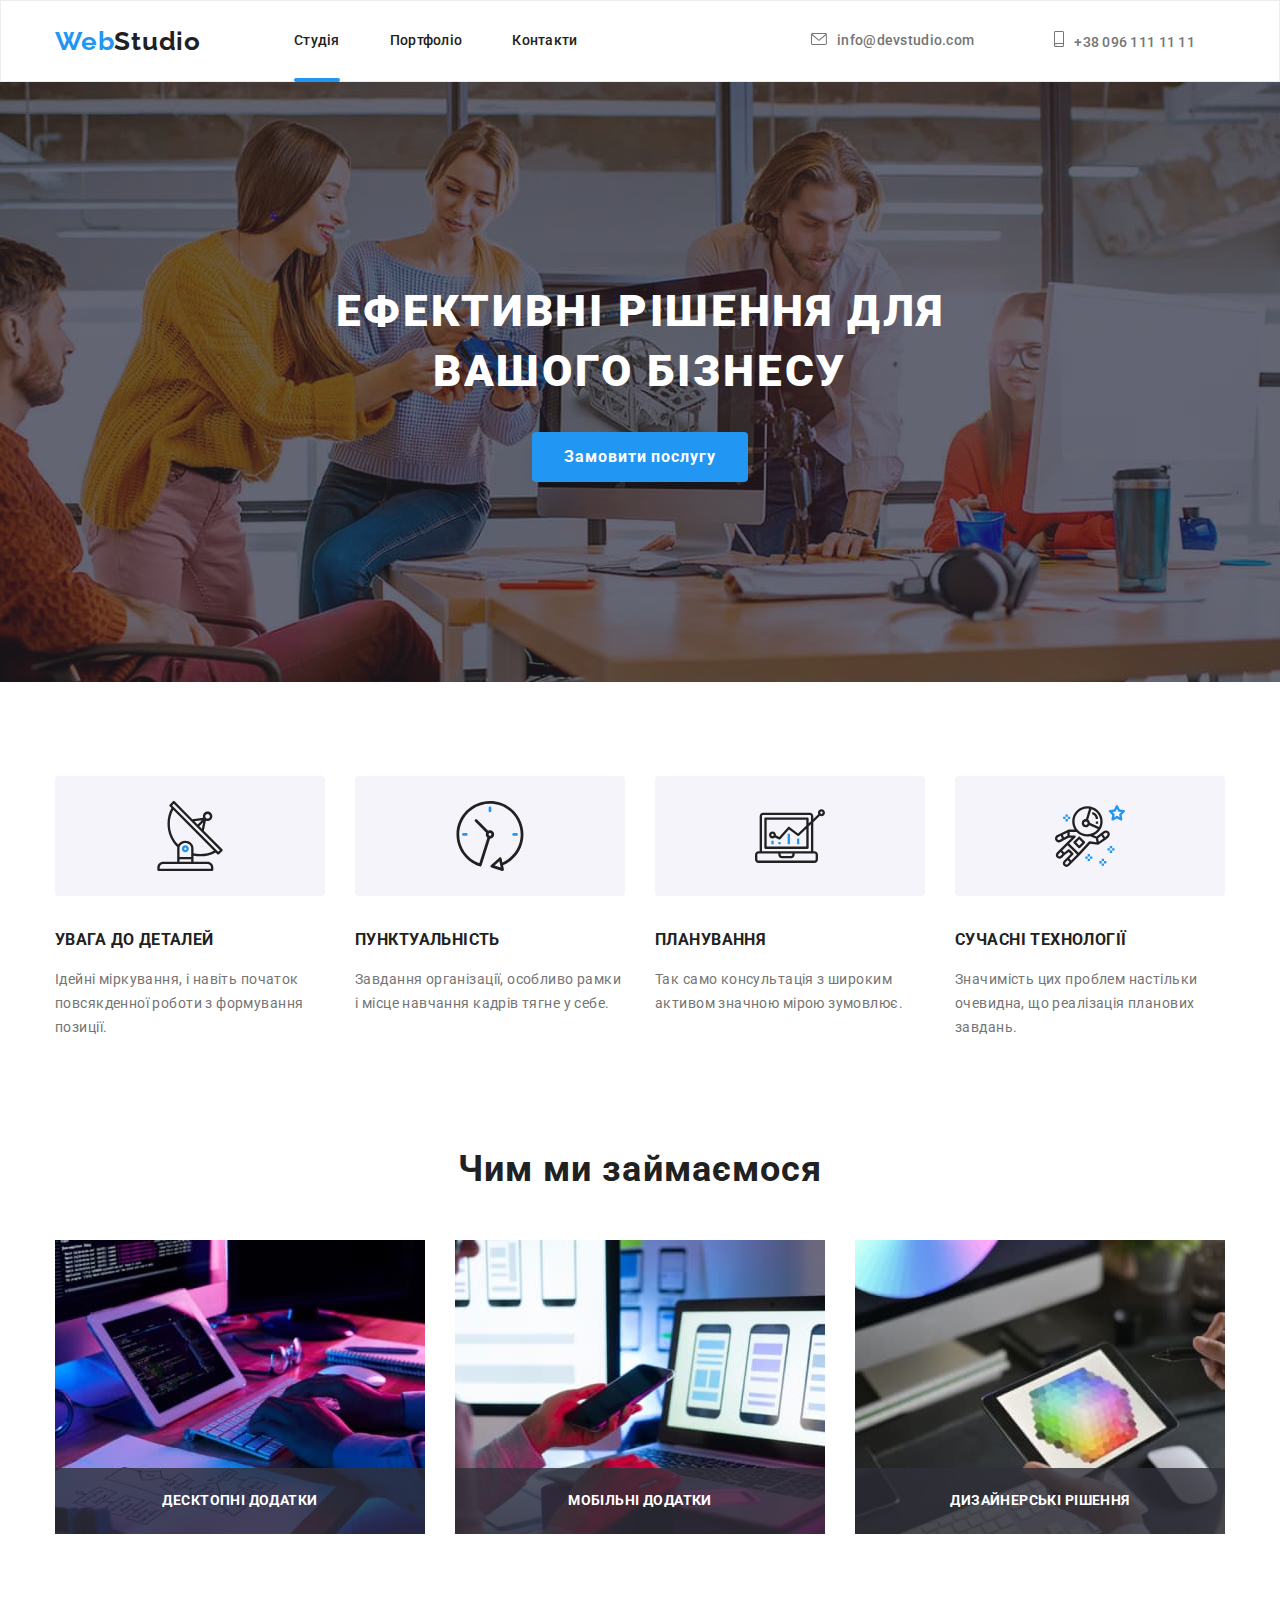
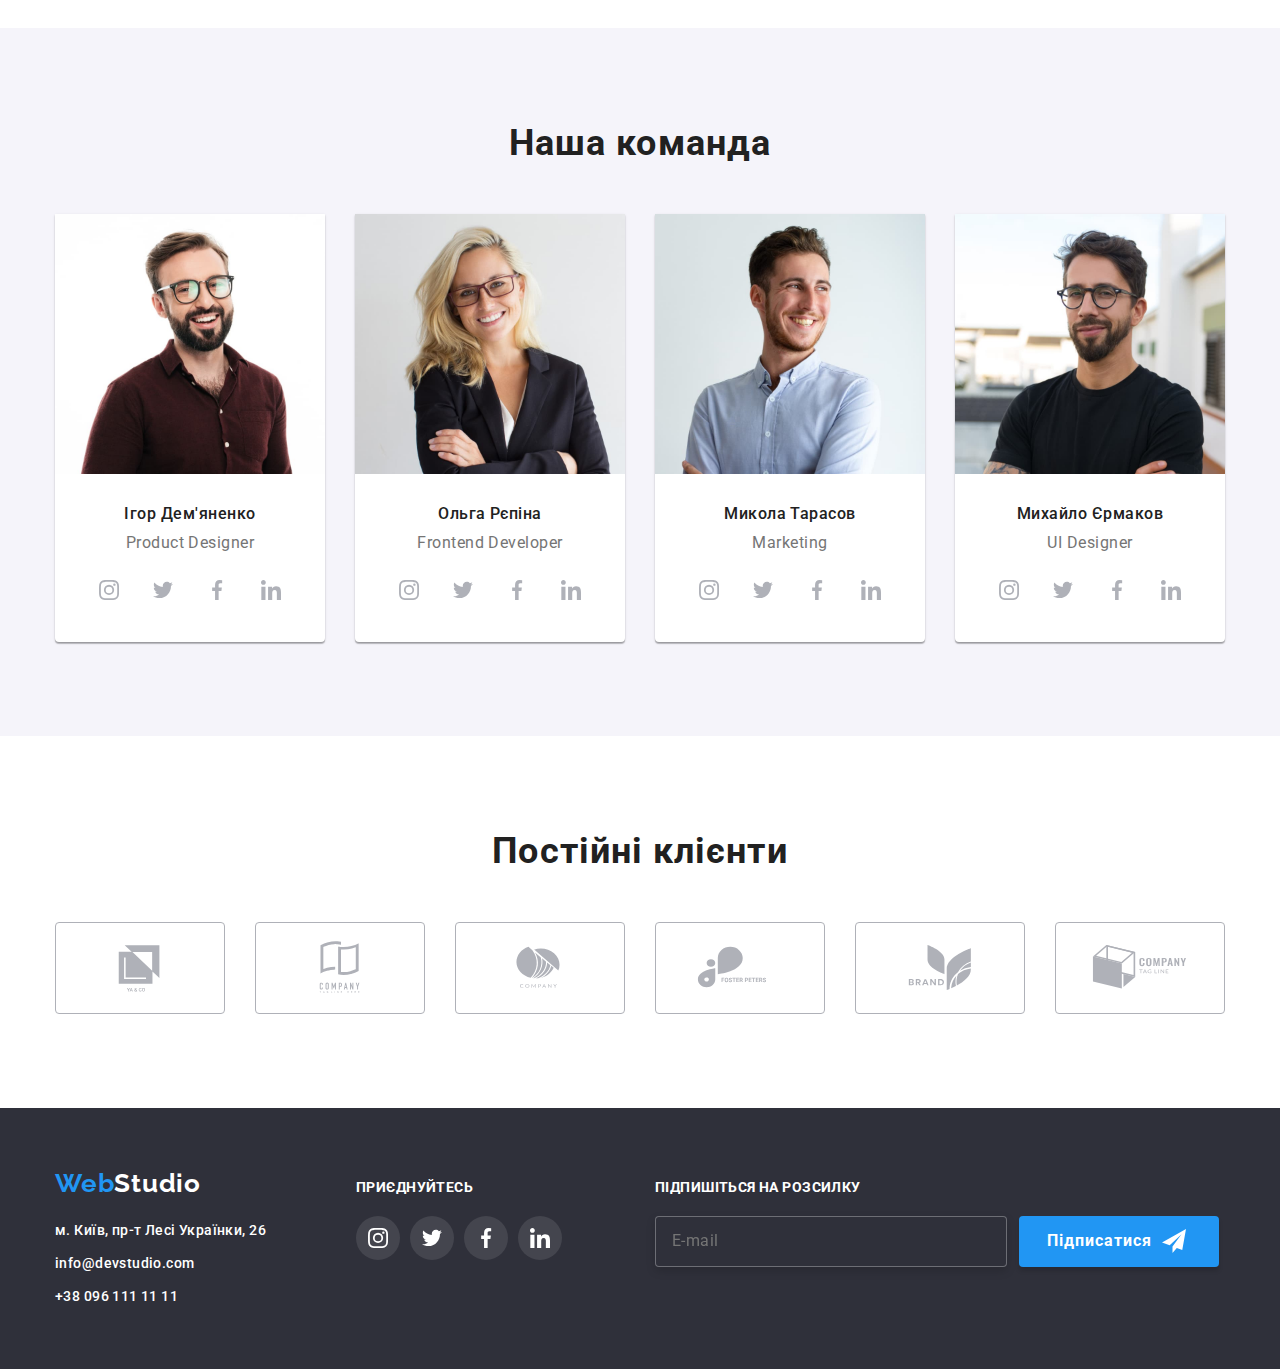
<file: index.html>
<!DOCTYPE html>
<html lang="en">

<head>
  <meta charset="UTF-8" />
  <meta http-equiv="X-UA-Compatible" content="IE=edge" />
  <meta name="viewport" content="width=he, initial-scale=1.0" />
  <title>WebStudio</title>
  <link rel="preconnect" href="https://fonts.googleapis.com" />
  <link rel="preconnect" href="https://fonts.gstatic.com" crossorigin />
  <link href="https://fonts.googleapis.com/css2?family=Raleway:wght@700&family=Roboto:wght@400;500;700;900&display=swap"
    rel="stylesheet" />
  <link rel="stylesheet"
    href="https://cdnjs.cloudflare.com/ajax/libs/modern-normalize/1.1.0/modern-normalize.min.css" />
  <link rel="stylesheet" href="./css/main.min.css" />
</head>

<body>
  <!--Шапка-->
  <header>
    <div class="container main">
      <nav class="main__nav">
        <a href="./index.html" class="main__logo">Web<span class="main__stydio">Studio</span> </a>
        <ul class="main__site">
          <li class="main__item"><a href="./index.html" class="main__link current">Студія</a></li>
          <li class="main__item"><a href="./portfolio.html" class="main__link">Портфоліо</a></li>
          <li class="main__item"><a href="#" class="main__link">Контакти</a></li>
        </ul>
      </nav>
      <ul class="main__contacts">
        <li class="main__contacts__item">
          <a href="mailto:info@devstudio.com" class="main__contact__link"><svg class="main__contacts__svg" width="16"
              height="12">
              <use href="./images/icons/icons.svg#icon-email"></use>
            </svg>info@devstudio.com</a>
        </li>
        <li class="main__contacts__item">
          <a href="tel:+380961111111" class="main__contact__link"><svg class="main__contacts__svg" width="10"
              height="16">
              <use href="./images/icons/icons.svg#icon-smartphone"></use>
            </svg>+38 096 111 11 11</a>
        </li>
      </ul>
    </div>
  </header>
  <!-- Контент -->
  <main>
    <!--Банер-->
    <section class="hero">
      <div class="container">
        <h1 class="hero__title">Ефективні рішення для вашого бізнесу</h1>
        <button class="hero__button pointer" data-modal-open type="button">Замовити послугу</button>
        <!-- Модальне вікно -->
        <div class="backdrop is-hidden" data-modal>
          <div class="modal">
            <button class="button-close pointer" data-modal-close><svg class="icon-close" width="18" height="18">
                <use href=" ./images/icons/icons.svg#icon-close"></use>
              </svg></button>
            <h2 class="form-name">Залиште свої дані, ми вам передзвонимо</h2>
            <form class="form-modal">
              <div class="form-field">
                <label for="name">Ім'я</label>
                <div>
                  <input class="modal-input" type="text" name="name" id="name">
                  <svg class="form-icon" width="18" height="18">
                    <use href="./images/icons/icons.svg#icon-persona"></use>
                  </svg>
                </div>
              </div>
              <div class="form-field">
                <label for="tel">Телефон</label>
                <div>
                  <input class="modal-input" type="tel" name="tel" id="tel">
                  <svg class="form-icon" width="18" height="18">
                    <use href="./images/icons/icons.svg#icon-phone2"></use>
                  </svg>
                </div>
              </div>
              <div class="form-field">
                <label for="email">Пошта</label>
                <div>
                  <input class="modal-input" type="email" name="email" id="email">
                  <svg class="form-icon" width="18" height="18">
                    <use href="./images/icons/icons.svg#icon-email2"></use>
                  </svg>
                </div>
              </div>
              <div class="form-comment">
                <label for="comment">Коментар</label>
                <textarea class="modal-input" name="comment" id="comment" cols="30" rows="10"
                  placeholder="Введіть текст"></textarea>
              </div>
              <div class="check check-line">
                <input class="visually-hidden" type="checkbox" name="checkbox" id="checkbox">
                <label class="checkbox" for="checkbox">
                  <span class="icon-wrapper">
                    <svg class="agree-icon" width="15" height="14">
                      <use href="./images/icons/icons.svg#icon-check"></use>
                    </svg>
                  </span>
                  <span class="pointer">Погоджуюся з розсилкою та приймаю <a href="#">Умови договору</a></span></label>
              </div>

              <button class="form-button pointer" type="submit">Відправити</button>

            </form>
          </div>
        </div>

      </div>
    </section>
    <!--Наші переваги-->
    <section class="section">
      <div class="container">
        <h2 class="visually-hidden">Наші переваги</h2>
        <ul class="section-list">
          <li class="item">
            <div class="icon">
              <svg class="icon-imeg">
                <use href="./images/icons/icons.svg#icon-antenna"></use>
              </svg>
            </div>
            <h3 class="title">УВАГА ДО ДЕТАЛЕЙ</h3>
            <p class="options">
              Ідейні міркування, і навіть початок повсякденної роботи з формування позиції.
            </p>
          </li>
          <li class="item">
            <div class="icon">
              <svg class="icon-imeg">
                <use href="./images/icons/icons.svg#icon-clock"></use>
              </svg>
            </div>
            <h3 class="title">ПУНКТУАЛЬНІСТЬ</h3>
            <p class="options">
              Завдання організації, особливо рамки і місце навчання кадрів тягне у себе.
            </p>
          </li>
          <li class="item">
            <div class="icon">
              <svg class="icon-imeg">
                <use href="./images/icons/icons.svg#icon-diagram"></use>
              </svg>
            </div>
            <h3 class="title">ПЛАНУВАННЯ</h3>
            <p class="options">Так само консультація з широким активом значною мірою зумовлює.</p>
          </li>
          <li class="item">
            <div class="icon">
              <svg class="icon-imeg">
                <use href="./images/icons/icons.svg#icon-astronaut"></use>
              </svg>
            </div>
            <h3 class="title">СУЧАСНІ ТЕХНОЛОГІЇ</h3>
            <p class="options">
              Значимість цих проблем настільки очевидна, що реалізація планових завдань.
            </p>
          </li>
        </ul>
      </div>
    </section>
    <!--Чим ми займаємося-->
    <section class="work container">
      <h2 class="work__title">Чим ми займаємося</h2>
      <ul class="work__list">
        <li class="work__item">
          <div class="work__img">
            <img src="./images/box/box-1.jpg" alt="Десктопні додатки" width="370" />
            <h3 class="work__name">Десктопні додатки</h3>
          </div>
        </li>
        <li class="work__item">
          <div class="work__img">
            <img src="./images/box/box-2.jpg" alt="Мобільні додатки" width="370" />
            <h3 class="work__name">Мобільні додатки</h3>
          </div>
        </li>
        <li class="work__item">
          <div class="work__img">
            <img src="./images/box/box-3.jpg" alt="Дизайнерські рішення" width="370" />
            <h3 class="work__name">Дизайнерські рішення</h3>
          </div>
        </li>
      </ul>
    </section>
    <!--Наша команда-->
    <section class="section command">
      <div class="container">
        <h2 class="command__title">Наша команда</h2>
        <ul class="command__list">
          <li class="command__item">
            <img src="./images/foto/foto-1.jpg" alt="Ігор Дем'яненко" width="300" />
            <div class="command__content">
              <h3 class="command__surname__title">Ігор Дем'яненко</h3>
              <p class="command__position">Product Designer</p>
            </div>
            <ul class="social__icons">
              <li><a class="social__link" href="#"><svg class="social__svg" width="20" height="20">
                    <use href=" ./images/icons/icons.svg#icon-instagram"></use>
                  </svg>
                </a></li>
              <li><a class="social__link" href="#"><svg class="social__svg" width="20" height="20">
                    <use href="./images/icons/icons.svg#icon-twitter"></use>
                  </svg></a></li>
              <li><a class="social__link" href="#">
                  <svg class="social__svg" width="20" height="20">
                    <use href="./images/icons/icons.svg#icon-facebook"></use>
                  </svg>
                </a></li>
              <li><a class="social__link" href="#"><svg class="social__svg" width="20" height="20">
                    <use href="./images/icons/icons.svg#icon-linkedin"></use>
                  </svg></a></li>
            </ul>
          </li>
          <li class="command__item">
            <img src="./images/foto/foto-2.jpg" alt="Ольга Рєпіна" width="300" />
            <div class="command__content">
              <h3 class="command__surname__title">Ольга Рєпіна</h3>
              <p class="command__position">Frontend Developer</p>
            </div>
            <ul class="social__icons">
              <li><a class="social__link" href="#"><svg class="social__svg" width="20" height="20">
                    <use href=" ./images/icons/icons.svg#icon-instagram"></use>
                  </svg>
                </a></li>
              <li><a class="social__link" href="#"><svg class="social__svg" width="20" height="20">
                    <use href="./images/icons/icons.svg#icon-twitter"></use>
                  </svg></a></li>
              <li><a class="social__link" href="#">
                  <svg class="social__svg" width="20" height="20">
                    <use href="./images/icons/icons.svg#icon-facebook"></use>
                  </svg>
                </a></li>
              <li><a class="social__link" href="#"><svg class="social__svg" width="20" height="20">
                    <use href="./images/icons/icons.svg#icon-linkedin"></use>
                  </svg></a></li>
            </ul>
          </li>
          <li class="command__item">
            <img src="./images/foto/foto-3.jpg" alt="Микола Тарасов" width="300" />
            <div class="command__content">
              <h3 class="command__surname__title">Микола Тарасов</h3>
              <p class="command__position">Marketing</p>
            </div>
            <ul class="social__icons">
              <li>
                <a class="social__link" href="#">
                  <svg class="social__svg" width="20" height="20">
                    <use href=" ./images/icons/icons.svg#icon-instagram"></use>
                  </svg>
                </a>
              </li>
              <li><a class="social__link" href="#"><svg class="social__svg" width="20" height="20">
                    <use href="./images/icons/icons.svg#icon-twitter"></use>
                  </svg></a></li>
              <li><a class="social__link" href="#">
                  <svg class="social__svg" width="20" height="20">
                    <use href="./images/icons/icons.svg#icon-facebook"></use>
                  </svg>
                </a></li>
              <li><a class="social__link" href="#"><svg class="social__svg" width="20" height="20">
                    <use href="./images/icons/icons.svg#icon-linkedin"></use>
                  </svg></a></li>
            </ul>
          </li>
          <li class="command__item">
            <img src="./images/foto/foto-4.jpg" alt="Михайло Єрмаков" width="300" />
            <div class="command__content">
              <h3 class="command__surname__title">Михайло Єрмаков</h3>
              <p class="command__position">UI Designer</p>
            </div>
            <ul class="social__icons">
              <li><a class="social__link" href="#"><svg class="social__svg" width="20" height="20">
                    <use href=" ./images/icons/icons.svg#icon-instagram"></use>
                  </svg>
                </a></li>
              <li><a class="social__link" href="#"><svg class="social__svg" width="20" height="20">
                    <use href="./images/icons/icons.svg#icon-twitter"></use>
                  </svg></a></li>
              <li><a class="social__link" href="#">
                  <svg class="social__svg" width="20" height="20">
                    <use href="./images/icons/icons.svg#icon-facebook"></use>
                  </svg>
                </a></li>
              <li><a class="social__link" href="#"><svg class="social__svg" width="20" height="20">
                    <use href="./images/icons/icons.svg#icon-linkedin"></use>
                  </svg></a></li>
            </ul>
          </li>
        </ul>
      </div>
    </section>
    <!-- Постійні клієнти -->
    <section class="container">
      <div class="section">
        <h2 class="client">Постійні клієнти</h2>
        <ul class="client__icons">
          <li>
            <a class="client__link" href="#">
              <svg class="client__svg">
                <use href="./images/icons/icons.svg#icon-group1"></use>
              </svg>
            </a>
          </li>
          <li>
            <a class="client__link" href="#">
              <svg class="client__svg">
                <use href="./images/icons/icons.svg#icon-group2"></use>
              </svg>
            </a>
          </li>
          <li>
            <a class="client__link" href="#">
              <svg class="client__svg">
                <use href="./images/icons/icons.svg#icon-group3"></use>
              </svg>
            </a>
          </li>
          <li>
            <a class="client__link" href="#">
              <svg class="client__svg">
                <use href="./images/icons/icons.svg#icon-group4"></use>
              </svg>
            </a>
          </li>
          <li>
            <a class="client__link" href="#">
              <svg class="client__svg">
                <use href="./images/icons/icons.svg#icon-group5"></use>
              </svg>
            </a>
          </li>
          <li>
            <a class="client__link" href="#">
              <svg class="client__svg">
                <use href="./images/icons/icons.svg#icon-group6"></use>
              </svg>
            </a>
          </li>
        </ul>
      </div>
    </section>
  </main>
  <!--Підвал-->
  <footer>
    <div class="container">
      <div class="box__footer">
        <div>
          <a href="./index.html" class="footer__logo">Web<span class="footer__stydio">Studio<span></a>
          <address>
            <ul class="footer__address__nav">
              <li class="footer__addres__https">
                <a href="https://goo.gl/maps/YAiDTw7QHnEAMbG56" target="_blank" rel="noopener noreferrer nofollow"
                  class="footer__address__link">м.
                  Київ, пр-т Лесі Українки, 26</a>
              </li>
              <li class="footer__address__mail">
                <a href="mailto:info@devstudio.com" class="footer__address__link">info@devstudio.com</a>
              </li>
              <li class="footer__address__tel">
                <a href="tel:+380961111111" class="footer__address__link">+38 096 111 11 11</a>
              </li>
            </ul>
          </address>
        </div>
        <div class="footer__box__social">
          <h2 class="footer__box__name">приєднуйтесь</h2>
          <ul class="footer__social__icons">
            <li><a class="footer__social__link" href="#"><svg class="footer__icon__social" width="20" height="20">
                  <use href=" ./images/icons/icons.svg#icon-instagram"></use>
                </svg>
              </a></li>
            <li><a class="footer__social__link" href="#"><svg class="footer__icon__social" width="20" height="20">
                  <use href="./images/icons/icons.svg#icon-twitter"></use>
                </svg></a></li>
            <li><a class="footer__social__link" href="#">
                <svg class="footer__icon__social" width="20" height="20">
                  <use href="./images/icons/icons.svg#icon-facebook"></use>
                </svg>
              </a></li>
            <li><a class="footer__social__link" href="#"><svg class="footer__icon__social" width="20" height="20">
                  <use href="./images/icons/icons.svg#icon-linkedin"></use>
                </svg></a></li>
          </ul>
        </div>
        <!-- Форма в футері -->
        <div class="footer__box__form">
          <h2 class="form__item">Підпишіться на розсилку</h2>
          <form class="form__name">
            <label for="mail"></label>
            <input class="form__label" type="email" name="mail" id="mail" placeholder="E-mail">
            <button type="submit" class="form__button pointer">Підписатися
              <svg class="form__icon">
                <use href="./images/icons/icons.svg#icon-send"></use>
              </svg>
            </button>
          </form>
        </div>
      </div>
    </div>
  </footer>
  <script src="./js/modal.js"></script>
</body>

</html>
</file>
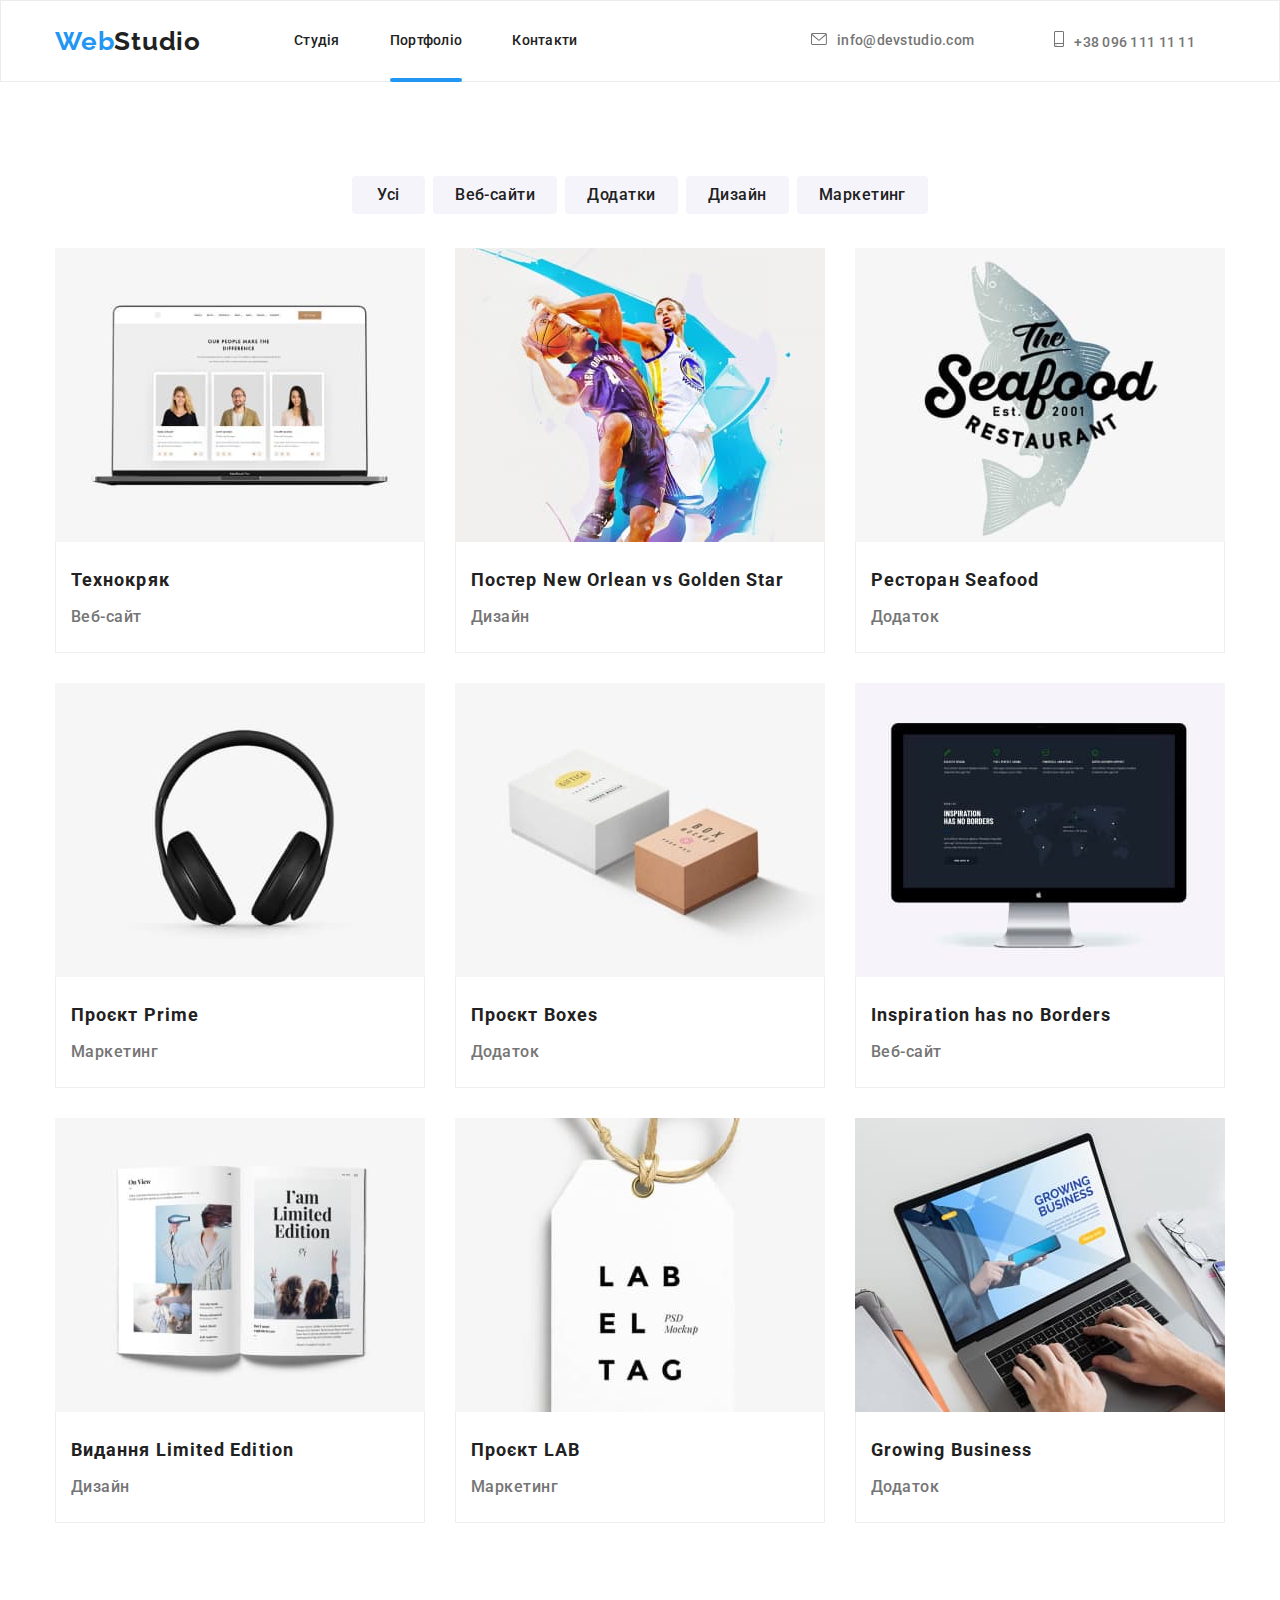
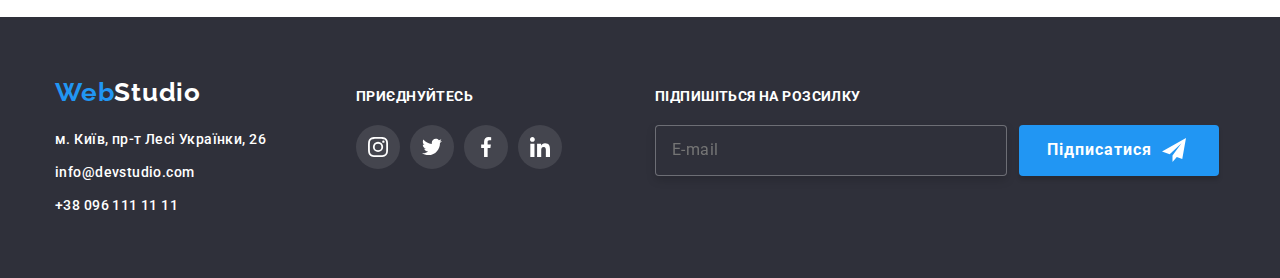
<file: portfolio.html>
<!DOCTYPE html>
<html lang="en">

<head>
  <meta charset="UTF-8" />
  <meta http-equiv="X-UA-Compatible" content="IE=edge" />
  <meta name="viewport" content="width=he, initial-scale=1.0" />
  <title>WebStudio</title>
  <link rel="preconnect" href="https://fonts.googleapis.com" />
  <link rel="preconnect" href="https://fonts.gstatic.com" crossorigin />
  <link href="https://fonts.googleapis.com/css2?family=Raleway:wght@700&family=Roboto:wght@400;500;700;900&display=swap"
    rel="stylesheet" />
  <link rel="stylesheet"
    href="https://cdnjs.cloudflare.com/ajax/libs/modern-normalize/1.1.0/modern-normalize.min.css" />
  <link rel="stylesheet" href="./css/main.min.css" />
</head>

<body>
  <!--Шапка-->
  <header>
    <div class="container main">
      <nav class="main__nav">
        <a href="./index.html" class="main__logo">Web<span class="main__stydio">Studio</span> </a>
        <ul class="main__site">
          <li class="main__item"><a href="./index.html" class="main__link">Студія</a></li>
          <li class="main__item"><a href="./portfolio.html" class="main__link current">Портфоліо</a></li>
          <li class="main__item"><a href="#" class="main__link">Контакти</a></li>
        </ul>
      </nav>
      <ul class="main__contacts">
        <li class="main__contacts__item">
          <a href="mailto:info@devstudio.com" class="main__contact__link"><svg class="main__contacts__svg" width="16"
              height="12">
              <use href="./images/icons/icons.svg#icon-email"></use>
            </svg>info@devstudio.com</a>
        </li>
        <li class="main__contacts__item">
          <a href="tel:+380961111111" class="main__contact__link"><svg class="main__contacts__svg" width="10"
              height="16">
              <use href="./images/icons/icons.svg#icon-smartphone"></use>
            </svg>+38 096 111 11 11</a>
        </li>
      </ul>
    </div>
  </header>

  <!-- Контент -->
  <main>
    <section class="portfolio container">
      <h1 class="visually-hidden">Портфоліо</h1>
      <ul class="portfolio__button">
        <li><button class="button pointer" type="button">Усі</button></li>
        <li><button class="button pointer" type="button">Веб-сайти</button></li>
        <li><button class="button pointer" type="button">Додатки</button></li>
        <li><button class="button pointer" type="button">Дизайн</button></li>
        <li><button class="button pointer" type="button">Маркетинг</button></li>
      </ul>
      <ul class="flex__container">
        <li class="portfolio__element">
          <a class="portfolio__item" href="#">
            <div class="portfolio__item__box">
              <img src="./images/project/project-1.jpg" alt="Технокряк" width="370" />
              <div class="portfolio__overlay">
                <p class="portfolio__item__link">Ресурс пропонує комплексні пропозиції з різним рівнем функціоналу та
                  сервісів. Все це дозволить відвідувачу отримати
                  вичерпні відомості про компанію чи приватну особу.
                </p>
              </div>
            </div>
            <div class="section__portfolio">
              <h2 class="portfolio__title">Технокряк</h2>
              <p class="portfolio__name">Веб-сайт</p>
            </div>
          </a>
        </li>
        <li class="portfolio__element">
          <a class="portfolio__item" href="#">
            <div class="portfolio__item__box">
              <img src="./images/project/project-2.jpg" alt="Технокряк" width="370" />
              <div class="portfolio__overlay">
                <p class="portfolio__item__link">Ресурс пропонує комплексні пропозиції з різним рівнем функціоналу та
                  сервісів. Все це дозволить відвідувачу отримати
                  вичерпні відомості про компанію чи приватну особу.
                </p>
              </div>
            </div>
            <div class="section__portfolio">
              <h2 class="portfolio__title">Постер New Orlean vs Golden Star</h2>
              <p class="portfolio__name">Дизайн</p>
            </div>
          </a>
        </li>
        <li class="portfolio__element">
          <a class="portfolio__item" href="#">
            <div class="portfolio__item__box">
              <img src="./images/project/project-3.jpg" alt="Технокряк" width="370" />
              <div class="portfolio__overlay">
                <p class="portfolio__item__link">Ресурс пропонує комплексні пропозиції з різним рівнем функціоналу та
                  сервісів. Все це дозволить відвідувачу отримати
                  вичерпні відомості про компанію чи приватну особу.
                </p>
              </div>
            </div>
            <div class="section__portfolio">
              <h2 class="portfolio__title">Ресторан Seafood</h2>
              <p class="portfolio__name">Додаток</p>
            </div>
          </a>
        </li>
        <li class="portfolio__element">
          <a class="portfolio__item" href="#">
            <div class="portfolio__item__box">
              <img src="./images/project/project-4.jpg" alt="Технокряк" width="370" />
              <div class="portfolio__overlay">
                <p class="portfolio__item__link">Ресурс пропонує комплексні пропозиції з різним рівнем функціоналу та
                  сервісів. Все це дозволить відвідувачу отримати
                  вичерпні відомості про компанію чи приватну особу.
                </p>
              </div>
            </div>
            <div class="section__portfolio">
              <h2 class="portfolio__title">Проєкт Prime</h2>
              <p class="portfolio__name">Маркетинг</p>
            </div>
          </a>
        </li>
        <li class="portfolio__element">
          <a class="portfolio__item" href="#">
            <div class="portfolio__item__box">
              <img src="./images/project/project-5.jpg" alt="Технокряк" width="370" />
              <div class="portfolio__overlay">
                <p class="portfolio__item__link">Ресурс пропонує комплексні пропозиції з різним рівнем функціоналу та
                  сервісів. Все це дозволить відвідувачу отримати
                  вичерпні відомості про компанію чи приватну особу.
                </p>
              </div>
            </div>
            <div class="section__portfolio">
              <h2 class="portfolio__title">Проєкт Boxes</h2>
              <p class="portfolio__name">Додаток</p>
            </div>
          </a>
        </li>
        <li class="portfolio__element">
          <a class="portfolio__item" href="#">
            <div class="portfolio__item__box">
              <img src="./images/project/project-6.jpg" alt="Технокряк" width="370" />
              <div class="portfolio__overlay">
                <p class="portfolio__item__link">Ресурс пропонує комплексні пропозиції з різним рівнем функціоналу та
                  сервісів. Все це дозволить відвідувачу отримати
                  вичерпні відомості про компанію чи приватну особу.
                </p>
              </div>
            </div>
            <div class="section__portfolio">
              <h2 class="portfolio__title">Inspiration has no Borders</h2>
              <p class="portfolio__name">Веб-сайт</p>
            </div>
          </a>
        </li>
        <li class="portfolio__element">
          <a class="portfolio__item" href="#">
            <div class="portfolio__item__box">
              <img src="./images/project/project-7.jpg" alt="Технокряк" width="370" />
              <div class="portfolio__overlay">
                <p class="portfolio__item__link">Ресурс пропонує комплексні пропозиції з різним рівнем функціоналу та
                  сервісів. Все це дозволить відвідувачу отримати
                  вичерпні відомості про компанію чи приватну особу.
                </p>
              </div>
            </div>
            <div class="section__portfolio">
              <h2 class="portfolio__title">Видання Limited Edition</h2>
              <p class="portfolio__name">Дизайн</p>
            </div>
          </a>
        </li>
        <li class="portfolio__element">
          <a class="portfolio__item" href="#">
            <div class="portfolio__item__box">
              <img src="./images/project/project-8.jpg" alt="Технокряк" width="370" />
              <div class="portfolio__overlay">
                <p class="portfolio__item__link">Ресурс пропонує комплексні пропозиції з різним рівнем функціоналу та
                  сервісів. Все це дозволить відвідувачу отримати
                  вичерпні відомості про компанію чи приватну особу.
                </p>
              </div>
            </div>
            <div class="section__portfolio">
              <h2 class="portfolio__title">Проєкт LAB</h2>
              <p class="portfolio__name">Маркетинг</p>
            </div>
          </a>
        </li>
        <li class="portfolio__element">
          <a class="portfolio__item" href="#">
            <div class="portfolio__item__box">
              <img src="./images/project/project-9.jpg" alt="Технокряк" width="370" />
              <div class="portfolio__overlay">
                <p class="portfolio__item__link">Ресурс пропонує комплексні пропозиції з різним рівнем функціоналу та
                  сервісів. Все це дозволить відвідувачу отримати
                  вичерпні відомості про компанію чи приватну особу.
                </p>
              </div>
            </div>
            <div class="section__portfolio">
              <h2 class="portfolio__title">Growing Business</h2>
              <p class="portfolio__name">Додаток</p>
            </div>
          </a>
        </li>
      </ul>
    </section>
  </main>
  <!--Підвал-->
  <footer>
    <div class="container">
      <div class="box__footer">
        <div>
          <a href="./index.html" class="footer__logo">Web<span class="footer__stydio">Studio<span></a>
          <address>
            <ul class="footer__address__nav">
              <li class="footer__addres__https">
                <a href="https://goo.gl/maps/YAiDTw7QHnEAMbG56" target="_blank" rel="noopener noreferrer nofollow"
                  class="footer__address__link">м.
                  Київ, пр-т Лесі Українки, 26</a>
              </li>
              <li class="footer__address__mail">
                <a href="mailto:info@devstudio.com" class="footer__address__link">info@devstudio.com</a>
              </li>
              <li class="footer__address__tel">
                <a href="tel:+380961111111" class="footer__address__link">+38 096 111 11 11</a>
              </li>
            </ul>
          </address>
        </div>
        <div class="footer__box__social">
          <h2 class="footer__box__name">приєднуйтесь</h2>
          <ul class="footer__social__icons">
            <li><a class="footer__social__link" href="#"><svg class="footer__icon__social" width="20" height="20">
                  <use href=" ./images/icons/icons.svg#icon-instagram"></use>
                </svg>
              </a></li>
            <li><a class="footer__social__link" href="#"><svg class="footer__icon__social" width="20" height="20">
                  <use href="./images/icons/icons.svg#icon-twitter"></use>
                </svg></a></li>
            <li><a class="footer__social__link" href="#">
                <svg class="footer__icon__social" width="20" height="20">
                  <use href="./images/icons/icons.svg#icon-facebook"></use>
                </svg>
              </a></li>
            <li><a class="footer__social__link" href="#"><svg class="footer__icon__social" width="20" height="20">
                  <use href="./images/icons/icons.svg#icon-linkedin"></use>
                </svg></a></li>
          </ul>
        </div>
        <!-- Форма в футері -->
        <div class="footer__box__form">
          <h2 class="form__item">Підпишіться на розсилку</h2>
          <form class="form__name">
            <label for="mail"></label>
            <input class="form__label" type="email" name="mail" id="mail" placeholder="E-mail">
            <button type="submit" class="form__button pointer">Підписатися
              <svg class="form__icon">
                <use href="./images/icons/icons.svg#icon-send"></use>
              </svg>
            </button>
          </form>
        </div>
      </div>
    </div>
  </footer>
</body>

</html>
</file>
<file: css/main.min.css>
:root{--primary-text-color: #757575;--title-text-color: #212121;--h1-text-color: #ffffff;--accent-color: #2196f3;--logo-primary-text-color: #2196f3;--logo-title-text-color: #000000;--nav-primary-text-color: #212121;--email-tel-color-footer: rgba(255, 255, 255, 0.6);--primary-fon-color: #ffffff;--primary-color-footer: #2f303a}.visually-hidden{position:absolute;white-space:nowrap;width:1px;height:1px;overflow:hidden;border:0;padding:0;clip:rect(0 0 0 0);-webkit-clip-path:inset(50%);clip-path:inset(50%);margin:-1px}body{background-color:var(--primary-fon-color);color:var(--primary-text-color);font-family:roboto, sans-serif}ul{padding:0;margin:0;list-style:none}a{text-decoration:none}img{display:block;max-width:100%;height:auto}.section{padding-top:94px;padding-bottom:94px}.container{margin-left:auto;margin-right:auto;width:1200px;padding-left:15px;padding-right:15px}.backdrop{position:fixed;top:0;left:0;width:100%;height:100%;z-index:2;background-color:rgba(0,0,0,0.2);opacity:1;-webkit-transition:opacity 250ms cubic-bezier(0.4, 0, 0.2, 1);transition:opacity 250ms cubic-bezier(0.4, 0, 0.2, 1)}.is-hidden{opacity:0;pointer-events:none;visibility:hidden}.is-hidden .modal{-webkit-transform:scale(0.9) translate(-50%, -50%);transform:scale(0.9) translate(-50%, -50%)}.modal{position:absolute;top:50%;left:50%;-webkit-transform:scale(1) translate(-50%, -50%);transform:scale(1) translate(-50%, -50%);height:580px;width:530px;background-color:var(--primary-fon-color);-webkit-box-shadow:0px 1px 3px rgba(0,0,0,0.12),0px 1px 1px rgba(0,0,0,0.14),0px 2px 1px rgba(0,0,0,0.2);box-shadow:0px 1px 3px rgba(0,0,0,0.12),0px 1px 1px rgba(0,0,0,0.14),0px 2px 1px rgba(0,0,0,0.2);border-radius:4px;-webkit-transition:-webkit-transform 250ms cubic-bezier(0.4, 0, 0.2, 1);transition:-webkit-transform 250ms cubic-bezier(0.4, 0, 0.2, 1);transition:transform 250ms cubic-bezier(0.4, 0, 0.2, 1);transition:transform 250ms cubic-bezier(0.4, 0, 0.2, 1), -webkit-transform 250ms cubic-bezier(0.4, 0, 0.2, 1)}.button-close{position:absolute;top:8px;right:8px;width:30px;height:30px;padding:5px;border:1px solid rgba(0,0,0,0.1);border-radius:50%;background-color:#ffffff}.icon-close{display:-webkit-box;display:-ms-flexbox;display:flex;background-color:#ffffff;fill:#000000;-webkit-transition:fill 250ms cubic-bezier(0.4, 0, 0.2, 1);transition:fill 250ms cubic-bezier(0.4, 0, 0.2, 1)}.icon-close:focus,.icon-close:hover{fill:var(--accent-color)}.form-name{margin-top:0;margin-bottom:12px;padding-top:40px;font-weight:700;font-size:20px;line-height:1.15;text-align:center;letter-spacing:0.03em;color:#212121}textarea{resize:none;height:120px;padding:12px 15px;font-weight:400;font-size:16px;line-height:1.17;letter-spacing:0.01em}.form-field{position:relative;display:-webkit-box;display:-ms-flexbox;display:flex;-webkit-box-orient:vertical;-webkit-box-direction:normal;-ms-flex-direction:column;flex-direction:column;margin-bottom:10px;margin-left:40px;margin-right:40px}.form-field input{padding-left:42px;height:40px;width:448px}.form-field label{margin-top:0;margin-bottom:0;margin-bottom:4px;font-weight:400;font-size:12px;line-height:1.16;text-align:left;letter-spacing:0.01em;color:#757575}.form-field form-icon{fill:var(--accent-color)}.form-comment{display:-webkit-box;display:-ms-flexbox;display:flex;-webkit-box-orient:vertical;-webkit-box-direction:normal;-ms-flex-direction:column;flex-direction:column;margin-bottom:20px;margin-left:40px;margin-right:40px}.form-comment label{margin-top:0;margin-bottom:0;margin-bottom:4px;font-weight:400;font-size:12px;line-height:1.16;text-align:left;letter-spacing:0.01em;color:#757575}.check label{padding-top:0;padding-bottom:0;font-size:14px;line-height:1.71;letter-spacing:0.03em;color:#757575}.check a{padding-top:0;padding-bottom:0;font-size:14px;line-height:1.71;letter-spacing:0.03em;-webkit-text-decoration-line:underline;text-decoration-line:underline;color:#2196f3}.form-icon{display:inline-block;position:absolute;top:50%;left:12px;fill:#212121}.modal-input{outline-style:none;border:1px solid rgba(33,33,33,0.2);border-radius:4px}.modal-input:focus ~ .form-icon{fill:var(--accent-color)}.modal-input:focus{border:1px solid var(--accent-color)}.checkbox{display:-webkit-box;display:-ms-flexbox;display:flex;-webkit-box-align:center;-ms-flex-align:center;align-items:center}.checkbox .icon-wrapper{display:-webkit-box;display:-ms-flexbox;display:flex;-webkit-box-align:center;-ms-flex-align:center;align-items:center;-webkit-box-pack:center;-ms-flex-pack:center;justify-content:center;width:16px;height:15px;margin-right:8px;border:2px solid #000000;border-radius:2px}.checkbox .agree-icon{fill:transparent}.check-line{margin-bottom:30px;margin-left:51px;text-align:left}.check-line input:checked+.checkbox .icon-wrapper{background-color:var(--accent-color);border:none}.check-line input:checked+.checkbox .agree-icon{fill:var(--primary-fon-color)}.form-button{min-width:200px;height:50px;border:none;font-weight:700;font-size:16px;line-height:1.88;letter-spacing:0.06em;color:#ffffff;background:#2196f3;-webkit-box-shadow:0px 4px 4px rgba(0,0,0,0.15);box-shadow:0px 4px 4px rgba(0,0,0,0.15);border-radius:4px;-webkit-transition:background-color 250ms cubic-bezier(0.4, 0, 0.2, 1);transition:background-color 250ms cubic-bezier(0.4, 0, 0.2, 1)}.form-button:hover,.form-button:focus{background:#188ce8}.hero__button{border-radius:4px;padding:10px 32px;min-width:216px;text-align:center;border:none;font-weight:700;font-size:16px;line-height:1.88;letter-spacing:0.06em;background-color:var(--accent-color);color:var(--h1-text-color);-webkit-transition:background-color 250ms cubic-bezier(0.4, 0, 0.2, 1);transition:background-color 250ms cubic-bezier(0.4, 0, 0.2, 1)}.hero__button:hover,.hero__button :focus{background-color:#188ce8}.form__button{-webkit-box-align:center;-ms-flex-align:center;align-items:center;display:-webkit-box;display:-ms-flexbox;display:flex;margin-top:0;margin-bottom:0;margin-left:12px;min-width:200px;padding:10px 28px;border:none;font-weight:700;font-size:16px;line-height:1.9;align-items:center;text-align:center;letter-spacing:0.06em;color:#ffffff;background:#2196f3;-webkit-box-shadow:0px 4px 4px rgba(0,0,0,0.15);box-shadow:0px 4px 4px rgba(0,0,0,0.15);border-radius:4px}.form__icon{margin-left:10px;width:24px;height:24px}.social__icons{display:-webkit-box;display:-ms-flexbox;display:flex;-webkit-box-pack:justify;-ms-flex-pack:justify;justify-content:space-between;padding-left:32px;padding-right:32px;padding-bottom:30px}.social__link{display:-webkit-box;display:-ms-flexbox;display:flex;-webkit-box-pack:center;-ms-flex-pack:center;justify-content:center;-webkit-box-align:center;-ms-flex-align:center;align-items:center;width:44px;height:44px;border-radius:50%;color:#afb1b8;-webkit-transition:background-color 250ms cubic-bezier(0.4, 0, 0.2, 1),color 250ms cubic-bezier(0.4, 0, 0.2, 1);transition:background-color 250ms cubic-bezier(0.4, 0, 0.2, 1),color 250ms cubic-bezier(0.4, 0, 0.2, 1)}.social__link:hover,.social__link:focus{background-color:var(--accent-color);color:var(--primary-fon-color)}.social__svg{fill:currentColor}.footer__box__social{margin-left:70px}.footer__box__name{margin-top:0;margin-bottom:20px;font-weight:700;font-size:14px;line-height:1.14;letter-spacing:0.03em;text-transform:uppercase;color:var(--primary-fon-color)}.footer__social__icons{display:-webkit-box;display:-ms-flexbox;display:flex;-webkit-box-pack:justify;-ms-flex-pack:justify;justify-content:space-between}.footer__social__icons li+li{margin-left:10px}.footer__social__link{display:-webkit-box;display:-ms-flexbox;display:flex;-webkit-box-pack:center;-ms-flex-pack:center;justify-content:center;-webkit-box-align:center;-ms-flex-align:center;align-items:center;width:44px;height:44px;border-radius:50%;color:var(--primary-fon-color);background-color:rgba(255,255,255,0.1);-webkit-transition:background-color 250ms cubic-bezier(0.4, 0, 0.2, 1);transition:background-color 250ms cubic-bezier(0.4, 0, 0.2, 1)}.footer__social__link:hover,.footer__social__link:focus{background-color:var(--accent-color);color:var(--primary-fon-color)}.footer__icon__social{fill:currentColor}header{border:1px solid #ececec;background:#ffffff}.main{display:-webkit-box;display:-ms-flexbox;display:flex;-webkit-box-align:center;-ms-flex-align:center;align-items:center}.main__nav{display:-webkit-box;display:-ms-flexbox;display:flex;-webkit-box-align:center;-ms-flex-align:center;align-items:center}.main__logo{font-family:Raleway;font-weight:700;font-size:26px;line-height:1.19;letter-spacing:0.03em;color:var(--logo-primary-text-color)}.main__stydio{color:var(--title-text-color)}.main__site{display:-webkit-box;display:-ms-flexbox;display:flex;margin-left:93px}.main__site .main__item+.main__item{margin-left:50px}.main__link{display:block;font-weight:500;font-size:14px;line-height:1.14;letter-spacing:0.02em;padding-top:32px;padding-bottom:32px;color:#212121;-webkit-transition:color 250ms cubic-bezier(0.4, 0, 0.2, 1);transition:color 250ms cubic-bezier(0.4, 0, 0.2, 1)}.main__link .current{color:var(--accent-color)}.main__link:hover,.main__link:focus{color:var(--accent-color)}.main__link.current{position:relative}.current::after{content:'';position:absolute;left:0;bottom:-1px;display:block;width:100%;height:4px;background-color:var(--accent-color);border-radius:2px}.main__contacts{display:-webkit-box;display:-ms-flexbox;display:flex;margin-left:auto}.main__contacts__item+.main__contacts__item{margin-left:50px}a{font-weight:500;font-size:14px;line-height:1.14;letter-spacing:0.02em;color:var(--primary-text-color);-webkit-transition:color 250ms cubic-bezier(0.4, 0, 0.2, 1);transition:color 250ms cubic-bezier(0.4, 0, 0.2, 1)}.main__contact__link{margin-right:30px}.main__contact__link:hover,.main__contact__link:focus{color:var(--accent-color);fill:var(--accent-color)}.main__contacts__svg{margin-right:10px;fill:currentColor;-webkit-transition:fill 250ms cubic-bezier(0.4, 0, 0.2, 1);transition:fill 250ms cubic-bezier(0.4, 0, 0.2, 1)}.hero{padding-top:200px;padding-bottom:200px;text-align:center;max-width:1600px;min-height:600px;margin-left:auto;margin-right:auto;background-image:-webkit-gradient(linear, left top, right top, from(rgba(47,48,58,0.4)), to(rgba(47,48,58,0.4))),url(../images/hiro.jpg);background-image:linear-gradient(to right, rgba(47,48,58,0.4), rgba(47,48,58,0.4)),url(../images/hiro.jpg);background-repeat:no-repeat;background-position:center;background-size:cover}.hero .hero__title{margin-top:0;margin-bottom:30px;margin-left:auto;margin-right:auto;width:696px;height:120px;left:452px;top:280px;font-weight:900;font-size:44px;line-height:1.36;letter-spacing:0.06em;text-align:center;text-transform:uppercase;color:var(--h1-text-color)}.baner .container{text-align:center;padding:200px 0}.title{margin-top:0;margin-bottom:10px;color:var(--title-text-color)}.section-list{display:-webkit-box;display:-ms-flexbox;display:flex;font-size:14px;line-height:1.71;letter-spacing:0.03em}.section-list .item+.item{margin-left:30px}.icon{margin-bottom:30px;display:-webkit-box;display:-ms-flexbox;display:flex;width:270px;height:120px;-webkit-box-align:center;-ms-flex-align:center;align-items:center;-webkit-box-pack:center;-ms-flex-pack:center;justify-content:center;background:#f5f4fa;border-radius:4px}.icon-imeg{width:70px;height:70px}.section-title .title{font-weight:700;font-size:14px;line-height:1.14;letter-spacing:0.03em;color:var(--title-text-color)}.section-title .options{margin-top:0;margin-bottom:0;font-size:14px;line-height:1.71;letter-spacing:0.03em}.work{padding-bottom:94px}.work__title{margin-top:0;margin-bottom:50px;font-weight:700;font-size:36px;line-height:1.17;text-align:center;letter-spacing:0.03em;color:var(--nav-primary-text-color)}.work__list{display:-webkit-box;display:-ms-flexbox;display:flex}.work__list .work__item+.work__item{margin-left:30px}.work__img{position:relative;-webkit-box-pack:justify;-ms-flex-pack:justify;justify-content:space-between;z-index:1}.work__name{margin-top:0;margin-bottom:0;padding-top:25px;padding-bottom:25px;width:370px;position:absolute;bottom:0;right:0;font-weight:700;font-size:14px;line-height:1.14;text-align:center;letter-spacing:0.03em;text-transform:uppercase;background-color:rgba(47,48,58,0.8);color:var(--h1-text-color)}.command{background-color:#f5f4fa}.command__title{margin-top:0;margin-bottom:50px;font-weight:700;font-size:36px;line-height:1.17;text-align:center;letter-spacing:0.03em;color:var(--title-text-color)}.command__list{display:-webkit-box;display:-ms-flexbox;display:flex}.command__list .command__item+.command__item{margin-left:30px}.command__list .command__item{-webkit-box-shadow:0px 1px 3px rgba(0,0,0,0.12),0px 1px 1px rgba(0,0,0,0.14),0px 2px 1px rgba(0,0,0,0.2);box-shadow:0px 1px 3px rgba(0,0,0,0.12),0px 1px 1px rgba(0,0,0,0.14),0px 2px 1px rgba(0,0,0,0.2);border-radius:0px 0px 4px 4px;background:var(--primary-fon-color)}.command__content{padding-top:30px;padding-left:10px;padding-right:10px}.command__surname__title{margin-top:0;margin-bottom:10px;font-weight:500;font-size:16px;line-height:1.19;text-align:center;letter-spacing:0.03em;color:var(--nav-primary-text-color)}.command__position{margin-top:0;margin-bottom:16px;font-size:16px;line-height:1.19;text-align:center;letter-spacing:0.03em}.client{margin-top:0;margin-bottom:50px;font-weight:700;font-size:36px;line-height:1.17;text-align:center;letter-spacing:0.03em;color:var(--nav-primary-text-color)}.client__icons{display:-webkit-box;display:-ms-flexbox;display:flex;-webkit-box-pack:justify;-ms-flex-pack:justify;justify-content:space-between}.client__link{display:-webkit-box;display:-ms-flexbox;display:flex;-webkit-box-align:center;-ms-flex-align:center;align-items:center;-webkit-box-pack:center;-ms-flex-pack:center;justify-content:center;width:170px;height:92px;fill:#afb1b8;border:1px solid #afb1b8;border-radius:4px;-webkit-transition:border 250ms cubic-bezier(0.4, 0, 0.2, 1);transition:border 250ms cubic-bezier(0.4, 0, 0.2, 1)}.client__link:hover,.client__link:focus{fill:#2196f3;border:1px solid var(--accent-color)}.client__svg{width:106px;height:66px;-webkit-transition:fill 250ms cubic-bezier(0.4, 0, 0.2, 1);transition:fill 250ms cubic-bezier(0.4, 0, 0.2, 1)}footer{background-color:#2f303a;padding-top:60px;padding-bottom:60px}.box__footer{display:-webkit-box;display:-ms-flexbox;display:flex;-webkit-box-align:baseline;-ms-flex-align:baseline;align-items:baseline}.footer__logo{display:block;margin-bottom:20px;font-family:Raleway;font-weight:700;font-size:26px;line-height:1.19;letter-spacing:0.03em;color:var(--logo-primary-text-color)}.footer__stydio{color:var(--h1-text-color)}.footer__address__nav{width:231px}.footer__address__nav .footer__address__link{font-family:'Roboto';font-size:14px;line-height:1.71;letter-spacing:0.03em;font-style:initial;color:var(--h1-text-color);-webkit-transition:color 250ms cubic-bezier(0.4, 0, 0.2, 1);transition:color 250ms cubic-bezier(0.4, 0, 0.2, 1)}.footer__address__nav .footer__address__link:hover,.footer__address__nav .footer__address__link:focus{color:var(--accent-color)}.footer__addres__https{margin-top:0;margin-bottom:9px}.footer__address__mail{margin-top:0;margin-bottom:9px}.footer__address__link{font-family:'Roboto';font-size:14px;line-height:1.71;letter-spacing:0.03em;font-style:initial;color:rgba(255,255,255,0.6);-webkit-transition:color 250ms cubic-bezier(0.4, 0, 0.2, 1);transition:color 250ms cubic-bezier(0.4, 0, 0.2, 1)}.footer__address__link:hover,.footer__address__link:focus{color:var(--accent-color)}.footer__address__tel{margin-top:0;margin-bottom:0px}.footer__box__form{display:block;margin-left:93px;width:570px}.form__item{margin-top:0;margin-bottom:20px;font-weight:700;font-size:14px;line-height:1.14;letter-spacing:0.03em;text-transform:uppercase;color:#ffffff}.form__name{display:-webkit-box;display:-ms-flexbox;display:flex}.form__label{margin-top:0;margin-bottom:0;padding-left:16px;width:352px;font-size:16px;line-height:1.25;letter-spacing:0.03em;color:var(--h1-text-color);outline:none;background:#2f303a;border:1px solid rgba(255,255,255,0.3);-webkit-filter:drop-shadow(0px 4px 4px rgba(0,0,0,0.15));filter:drop-shadow(0px 4px 4px rgba(0,0,0,0.15));border-radius:4px;-webkit-transition:border 250ms cubic-bezier(0.4, 0, 0.2, 1);transition:border 250ms cubic-bezier(0.4, 0, 0.2, 1)}.form__label:hover,.form__label:focus{border:1px solid var(--accent-color)}.form__label placeholder{font-size:16px;line-height:1.25;letter-spacing:0.03em;color:rgba(255,255,255,0.6)}.portfolio{padding-top:94px;padding-bottom:94px}.portfolio .button{border:none;border-radius:4px;padding:6px 22px;min-width:73px;font-weight:500;font-size:16px;line-height:1.63;letter-spacing:0.03em;background-color:#f5f4fa;color:var(--nav-primary-text-color);-webkit-transition:color 250ms cubic-bezier(0.4, 0, 0.2, 1),background-color 250ms cubic-bezier(0.4, 0, 0.2, 1),-webkit-box-shadow 250ms cubic-bezier(0.4, 0, 0.2, 1);transition:color 250ms cubic-bezier(0.4, 0, 0.2, 1),background-color 250ms cubic-bezier(0.4, 0, 0.2, 1),-webkit-box-shadow 250ms cubic-bezier(0.4, 0, 0.2, 1);transition:color 250ms cubic-bezier(0.4, 0, 0.2, 1),background-color 250ms cubic-bezier(0.4, 0, 0.2, 1),box-shadow 250ms cubic-bezier(0.4, 0, 0.2, 1);transition:color 250ms cubic-bezier(0.4, 0, 0.2, 1),background-color 250ms cubic-bezier(0.4, 0, 0.2, 1),box-shadow 250ms cubic-bezier(0.4, 0, 0.2, 1),-webkit-box-shadow 250ms cubic-bezier(0.4, 0, 0.2, 1)}.portfolio .button:hover,.portfolio .button:focus{background-color:var(--accent-color);color:var(--h1-text-color);-webkit-box-shadow:0px 1px 1px rgba(0,0,0,0.12),0px 4px 4px rgba(0,0,0,0.06),1px 4px 6px rgba(0,0,0,0.16);box-shadow:0px 1px 1px rgba(0,0,0,0.12),0px 4px 4px rgba(0,0,0,0.06),1px 4px 6px rgba(0,0,0,0.16)}.portfolio__button{display:-webkit-box;display:-ms-flexbox;display:flex;margin-bottom:34px;-webkit-box-pack:center;-ms-flex-pack:center;justify-content:center}.portfolio__button li+li{margin-left:8px}.pointer{cursor:pointer}.flex__container{display:-webkit-box;display:-ms-flexbox;display:flex;-ms-flex-wrap:wrap;flex-wrap:wrap}.portfolio__element:not(:nth-child(3n)){margin-right:30px}.portfolio__element:not(:nth-last-child(-n+3)){margin-bottom:30px}.portfolio__item{display:block;-webkit-transition:-webkit-box-shadow 250ms cubic-bezier(0.4, 0, 0.2, 1);transition:-webkit-box-shadow 250ms cubic-bezier(0.4, 0, 0.2, 1);transition:box-shadow 250ms cubic-bezier(0.4, 0, 0.2, 1);transition:box-shadow 250ms cubic-bezier(0.4, 0, 0.2, 1), -webkit-box-shadow 250ms cubic-bezier(0.4, 0, 0.2, 1)}.portfolio__item:hover .portfolio__overlay,.portfolio__item:focus .portfolio__overlay{-webkit-transform:translateY(0);transform:translateY(0);opacity:1}.portfolio__item:hover,.portfolio__item:focus{opacity:1;-webkit-box-shadow:0px 1px 1px rgba(0,0,0,0.12),0px 4px 4px rgba(0,0,0,0.06),1px 4px 6px rgba(0,0,0,0.16);box-shadow:0px 1px 1px rgba(0,0,0,0.12),0px 4px 4px rgba(0,0,0,0.06),1px 4px 6px rgba(0,0,0,0.16)}.portfolio__overlay{position:absolute;top:0;left:0;width:100%;height:100%;background-color:rgba(33,150,243,0.9);-webkit-transform:translateY(100%);transform:translateY(100%);-webkit-transition:-webkit-transform 250ms cubic-bezier(0.4, 0, 0.2, 1);transition:-webkit-transform 250ms cubic-bezier(0.4, 0, 0.2, 1);transition:transform 250ms cubic-bezier(0.4, 0, 0.2, 1);transition:transform 250ms cubic-bezier(0.4, 0, 0.2, 1), -webkit-transform 250ms cubic-bezier(0.4, 0, 0.2, 1)}.portfolio__item__box{position:relative;overflow:hidden}.portfolio__item__link{display:-webkit-box;display:-ms-flexbox;display:flex;position:absolute;top:50%;left:50%;-webkit-transform:translate(-50%, -50%);transform:translate(-50%, -50%);display:flex;margin-top:0;margin-bottom:0;width:370px;height:294px;padding-top:63px;padding-left:24px;padding-bottom:63px;padding-right:24px;font-size:18px;line-height:1.6;letter-spacing:0.03em;color:var(--h1-text-color)}.section__portfolio{padding:20px 15px;border-left:1px solid #eeeeee;border-bottom:1px solid #eeeeee;border-right:1px solid #eeeeee}.portfolio__title{margin-top:0;margin-bottom:4px;font-weight:700;font-size:18px;line-height:2;letter-spacing:0.06em;color:var(--nav-primary-text-color)}.portfolio__name{margin-top:0;margin-bottom:0;font-size:16px;line-height:1.88;letter-spacing:0.03em;color:var(--primary-text-color)}
/*# sourceMappingURL=main.min.css.map */
</file>
